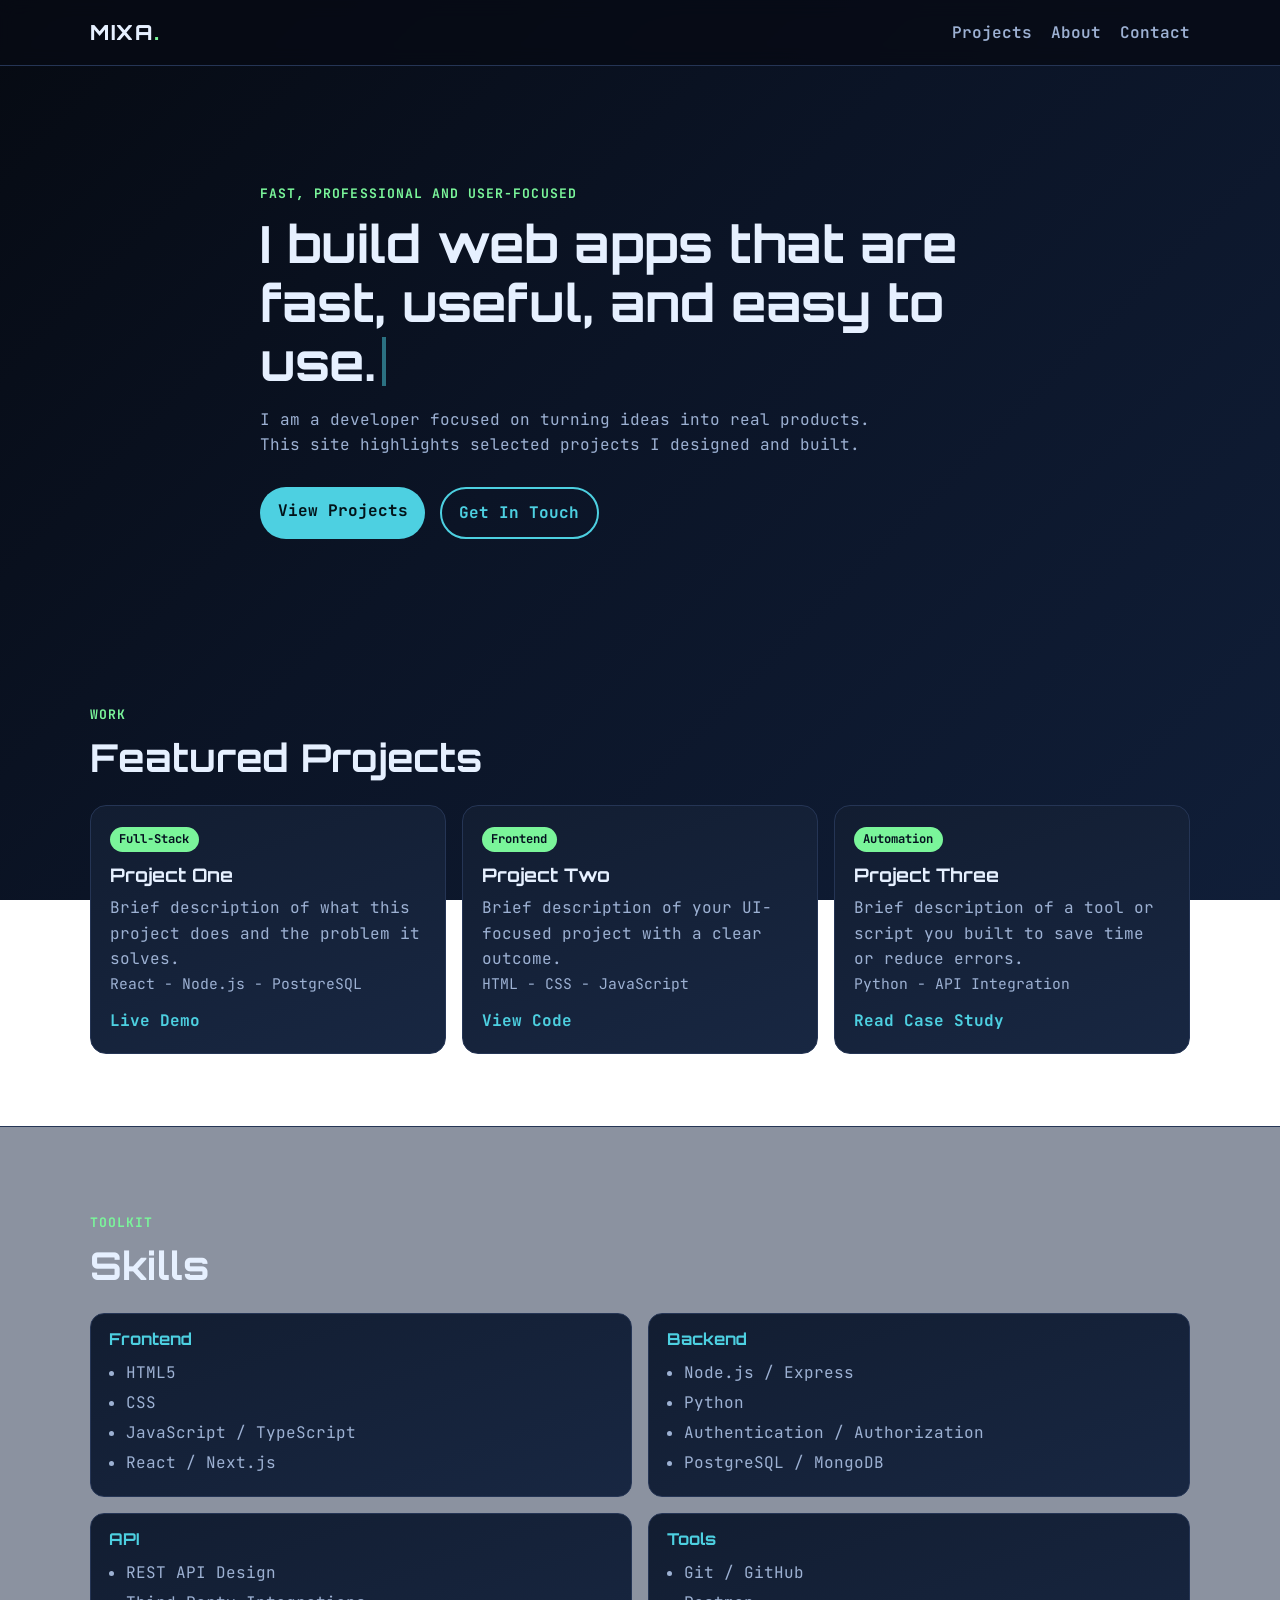
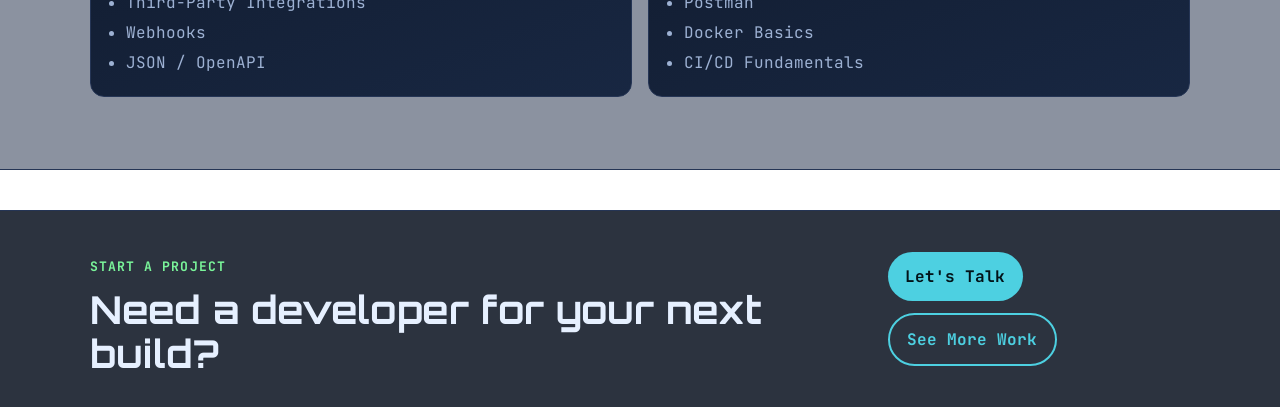
<file: index.html>
<!DOCTYPE html>
<html lang="en">
<head>
  <meta charset="UTF-8">
  <meta name="viewport" content="width=device-width, initial-scale=1.0">
  <title>MIXA | Portfolio</title>
  <meta name="description" content="Personal portfolio website showcasing projects and skills.">
  <link rel="preconnect" href="https://fonts.googleapis.com">
  <link rel="preconnect" href="https://fonts.gstatic.com" crossorigin>
  <link href="https://fonts.googleapis.com/css2?family=JetBrains+Mono:wght@400;600;700&family=Orbitron:wght@600;700;800&display=swap" rel="stylesheet">
  <link rel="stylesheet" href="style.css">
</head>
<body>
  <header class="site-header">
    <nav class="container nav">
      <a href="index.html" class="logo">MIXA<span>.</span></a>
      <ul class="nav-links">
        <li><a href="projects.html">Projects</a></li>
        <li><a href="about.html">About</a></li>
        <li><a href="contact.html">Contact</a></li>
      </ul>
    </nav>
  </header>

  <main>
    <section class="hero">
      <div class="container hero-content">
        <p class="eyebrow">Fast, Professional and User-Focused</p>
        <h1 class="typed-heading" data-text="I build web apps that are fast, useful, and easy to use."></h1>
        <p class="hero-text">
          I am a developer focused on turning ideas into real products.
          This site highlights selected projects I designed and built.
        </p>
        <div class="hero-actions">
          <a class="btn btn-primary" href="projects.html">View Projects</a>
          <a class="btn btn-outline" href="contact.html">Get In Touch</a>
        </div>
      </div>
    </section>

    <section class="section">
      <div class="container">
        <div class="section-heading">
          <p class="eyebrow">Work</p>
          <h2>Featured Projects</h2>
        </div>
        <div class="project-grid">
          <article class="project-card">
            <div class="project-tag">Full-Stack</div>
            <h3>Project One</h3>
            <p>Brief description of what this project does and the problem it solves.</p>
            <p class="project-stack">React - Node.js - PostgreSQL</p>
            <a href="#" class="project-link">Live Demo</a>
          </article>
          <article class="project-card">
            <div class="project-tag">Frontend</div>
            <h3>Project Two</h3>
            <p>Brief description of your UI-focused project with a clear outcome.</p>
            <p class="project-stack">HTML - CSS - JavaScript</p>
            <a href="#" class="project-link">View Code</a>
          </article>
          <article class="project-card">
            <div class="project-tag">Automation</div>
            <h3>Project Three</h3>
            <p>Brief description of a tool or script you built to save time or reduce errors.</p>
            <p class="project-stack">Python - API Integration</p>
            <a href="#" class="project-link">Read Case Study</a>
          </article>
        </div>
      </div>
    </section>

    <section class="section section-alt">
      <div class="container">
        <div class="section-heading">
          <p class="eyebrow">Toolkit</p>
          <h2>Skills</h2>
        </div>
        <div class="skills-groups">
          <article class="skill-group">
            <h3>Frontend</h3>
            <ul>
              <li>HTML5</li>
              <li>CSS</li>
              <li>JavaScript / TypeScript</li>
              <li>React / Next.js</li>
            </ul>
          </article>
          <article class="skill-group">
            <h3>Backend</h3>
            <ul>
              <li>Node.js / Express</li>
              <li>Python</li>
              <li>Authentication / Authorization</li>
              <li>PostgreSQL / MongoDB</li>
            </ul>
          </article>
          <article class="skill-group">
            <h3>API</h3>
            <ul>
              <li>REST API Design</li>
              <li>Third-Party Integrations</li>
              <li>Webhooks</li>
              <li>JSON / OpenAPI</li>
            </ul>
          </article>
          <article class="skill-group">
            <h3>Tools</h3>
            <ul>
              <li>Git / GitHub</li>
              <li>Postman</li>
              <li>Docker Basics</li>
              <li>CI/CD Fundamentals</li>
            </ul>
          </article>
        </div>
      </div>
    </section>
  </main>

  <footer class="site-footer">
    <div class="container footer-content">
      <div>
        <p class="eyebrow">Start A Project</p>
        <h2>Need a developer for your next build?</h2>
      </div>
      <div class="footer-actions">
        <a class="btn btn-primary" href="contact.html">Let's Talk</a>
        <a class="btn btn-outline" href="projects.html">See More Work</a>
      </div>
    </div>
  </footer>

  <script src="script.js"></script>
</body>
</html>
</file>
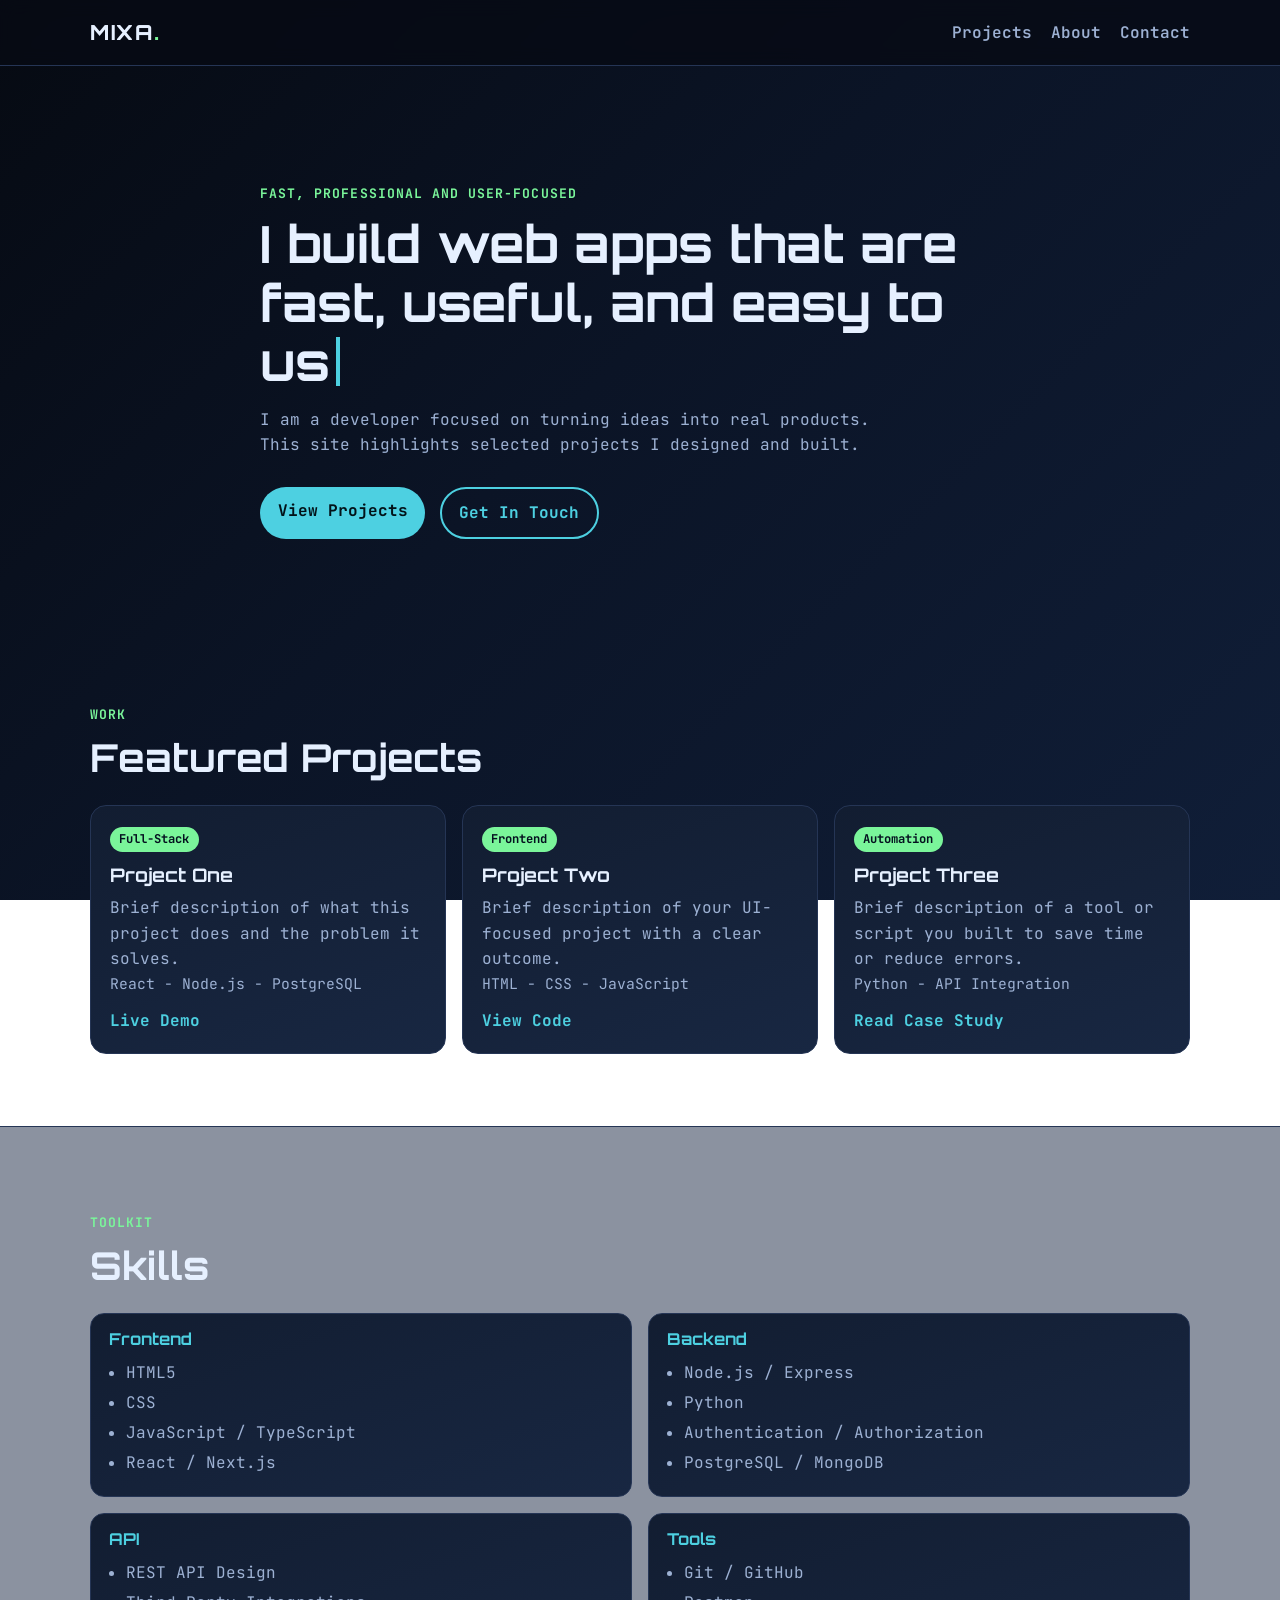
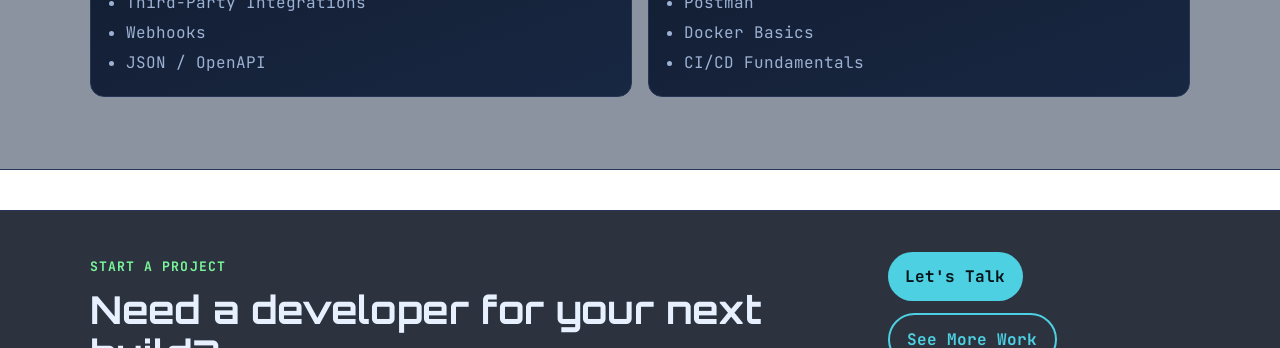
<file: pages/index.html>
<!DOCTYPE html>
<html lang="en">
<head>
  <meta charset="UTF-8">
  <meta name="viewport" content="width=device-width, initial-scale=1.0">
  <title>MIXA | Portfolio</title>
  <meta name="description" content="Personal portfolio website showcasing projects and skills.">
  <link rel="preconnect" href="https://fonts.googleapis.com">
  <link rel="preconnect" href="https://fonts.gstatic.com" crossorigin>
  <link href="https://fonts.googleapis.com/css2?family=JetBrains+Mono:wght@400;600;700&family=Orbitron:wght@600;700;800&display=swap" rel="stylesheet">
  <link rel="stylesheet" href="../style.css">
</head>
<body>
  <header class="site-header">
    <nav class="container nav">
      <a href="index.html" class="logo">MIXA<span>.</span></a>
      <ul class="nav-links">
        <li><a href="projects.html">Projects</a></li>
        <li><a href="about.html">About</a></li>
        <li><a href="contact.html">Contact</a></li>
      </ul>
    </nav>
  </header>

  <main>
    <section class="hero">
      <div class="container hero-content">
        <p class="eyebrow">Fast, Professional and User-Focused</p>
        <h1 class="typed-heading" data-text="I build web apps that are fast, useful, and easy to use."></h1>
        <p class="hero-text">
          I am a developer focused on turning ideas into real products.
          This site highlights selected projects I designed and built.
        </p>
        <div class="hero-actions">
          <a class="btn btn-primary" href="projects.html">View Projects</a>
          <a class="btn btn-outline" href="contact.html">Get In Touch</a>
        </div>
      </div>
    </section>

    <section class="section">
      <div class="container">
        <div class="section-heading">
          <p class="eyebrow">Work</p>
          <h2>Featured Projects</h2>
        </div>
        <div class="project-grid">
          <article class="project-card">
            <div class="project-tag">Full-Stack</div>
            <h3>Project One</h3>
            <p>Brief description of what this project does and the problem it solves.</p>
            <p class="project-stack">React - Node.js - PostgreSQL</p>
            <a href="#" class="project-link">Live Demo</a>
          </article>
          <article class="project-card">
            <div class="project-tag">Frontend</div>
            <h3>Project Two</h3>
            <p>Brief description of your UI-focused project with a clear outcome.</p>
            <p class="project-stack">HTML - CSS - JavaScript</p>
            <a href="#" class="project-link">View Code</a>
          </article>
          <article class="project-card">
            <div class="project-tag">Automation</div>
            <h3>Project Three</h3>
            <p>Brief description of a tool or script you built to save time or reduce errors.</p>
            <p class="project-stack">Python - API Integration</p>
            <a href="#" class="project-link">Read Case Study</a>
          </article>
        </div>
      </div>
    </section>

    <section class="section section-alt">
      <div class="container">
        <div class="section-heading">
          <p class="eyebrow">Toolkit</p>
          <h2>Skills</h2>
        </div>
        <div class="skills-groups">
          <article class="skill-group">
            <h3>Frontend</h3>
            <ul>
              <li>HTML5</li>
              <li>CSS</li>
              <li>JavaScript / TypeScript</li>
              <li>React / Next.js</li>
            </ul>
          </article>
          <article class="skill-group">
            <h3>Backend</h3>
            <ul>
              <li>Node.js / Express</li>
              <li>Python</li>
              <li>Authentication / Authorization</li>
              <li>PostgreSQL / MongoDB</li>
            </ul>
          </article>
          <article class="skill-group">
            <h3>API</h3>
            <ul>
              <li>REST API Design</li>
              <li>Third-Party Integrations</li>
              <li>Webhooks</li>
              <li>JSON / OpenAPI</li>
            </ul>
          </article>
          <article class="skill-group">
            <h3>Tools</h3>
            <ul>
              <li>Git / GitHub</li>
              <li>Postman</li>
              <li>Docker Basics</li>
              <li>CI/CD Fundamentals</li>
            </ul>
          </article>
        </div>
      </div>
    </section>
  </main>

  <footer class="site-footer">
    <div class="container footer-content">
      <div>
        <p class="eyebrow">Start A Project</p>
        <h2>Need a developer for your next build?</h2>
      </div>
      <div class="footer-actions">
        <a class="btn btn-primary" href="contact.html">Let's Talk</a>
        <a class="btn btn-outline" href="projects.html">See More Work</a>
      </div>
    </div>
  </footer>

  <script src="../script.js"></script>
</body>
</html>
</file>
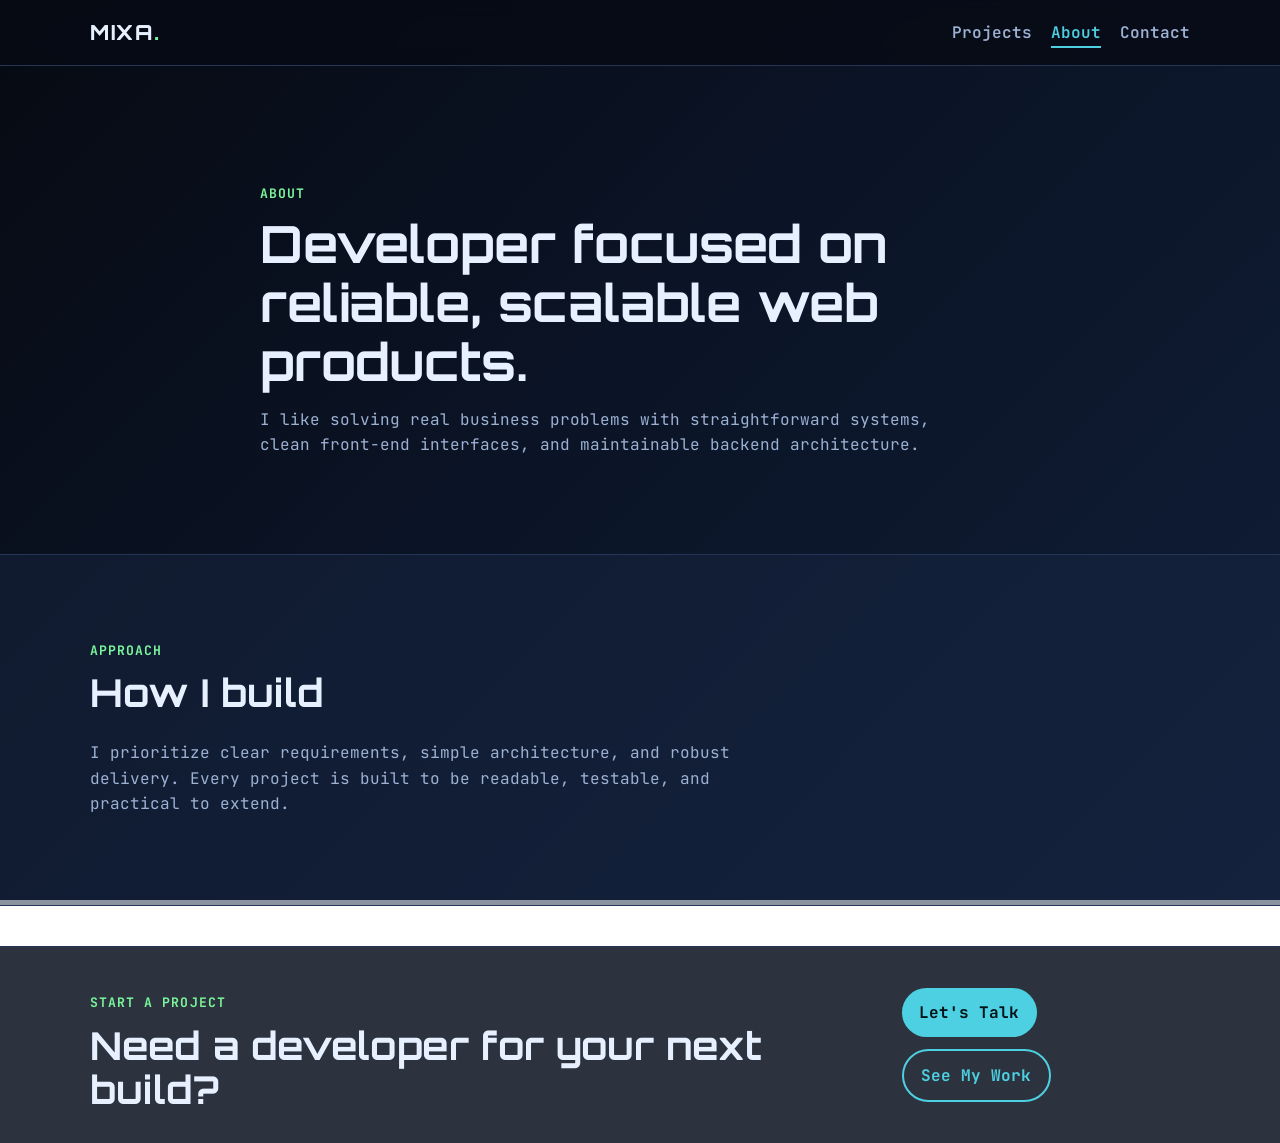
<file: about.html>
<!DOCTYPE html>
<html lang="en">
<head>
  <meta charset="UTF-8">
  <meta name="viewport" content="width=device-width, initial-scale=1.0">
  <title>MIXA | About</title>
  <meta name="description" content="About MIXA.">
  <link rel="preconnect" href="https://fonts.googleapis.com">
  <link rel="preconnect" href="https://fonts.gstatic.com" crossorigin>
  <link href="https://fonts.googleapis.com/css2?family=JetBrains+Mono:wght@400;600;700&family=Orbitron:wght@600;700;800&display=swap" rel="stylesheet">
  <link rel="stylesheet" href="style.css">
</head>
<body class="page-body">
  <header class="site-header">
    <nav class="container nav">
      <a href="index.html" class="logo">MIXA<span>.</span></a>
      <ul class="nav-links">
        <li><a href="projects.html">Projects</a></li>
        <li><a class="active" href="about.html">About</a></li>
        <li><a href="contact.html">Contact</a></li>
      </ul>
    </nav>
  </header>

  <main>
    <section class="page-hero">
      <div class="container page-hero-content">
        <p class="eyebrow">About</p>
        <h1>Developer focused on reliable, scalable web products.</h1>
        <p class="page-copy">I like solving real business problems with straightforward systems, clean front-end interfaces, and maintainable backend architecture.</p>
      </div>
    </section>

    <section class="section section-alt">
      <div class="container">
        <div class="section-heading">
          <p class="eyebrow">Approach</p>
          <h2>How I build</h2>
        </div>
        <p class="page-copy">I prioritize clear requirements, simple architecture, and robust delivery. Every project is built to be readable, testable, and practical to extend.</p>
      </div>
    </section>
  </main>

  <footer class="site-footer">
    <div class="container footer-content">
      <div>
        <p class="eyebrow">Start A Project</p>
        <h2>Need a developer for your next build?</h2>
      </div>
      <div class="footer-actions">
        <a class="btn btn-primary" href="contact.html">Let's Talk</a>
        <a class="btn btn-outline" href="projects.html">See My Work</a>
      </div>
    </div>
  </footer>

  <script src="script.js"></script>
</body>
</html>
</file>
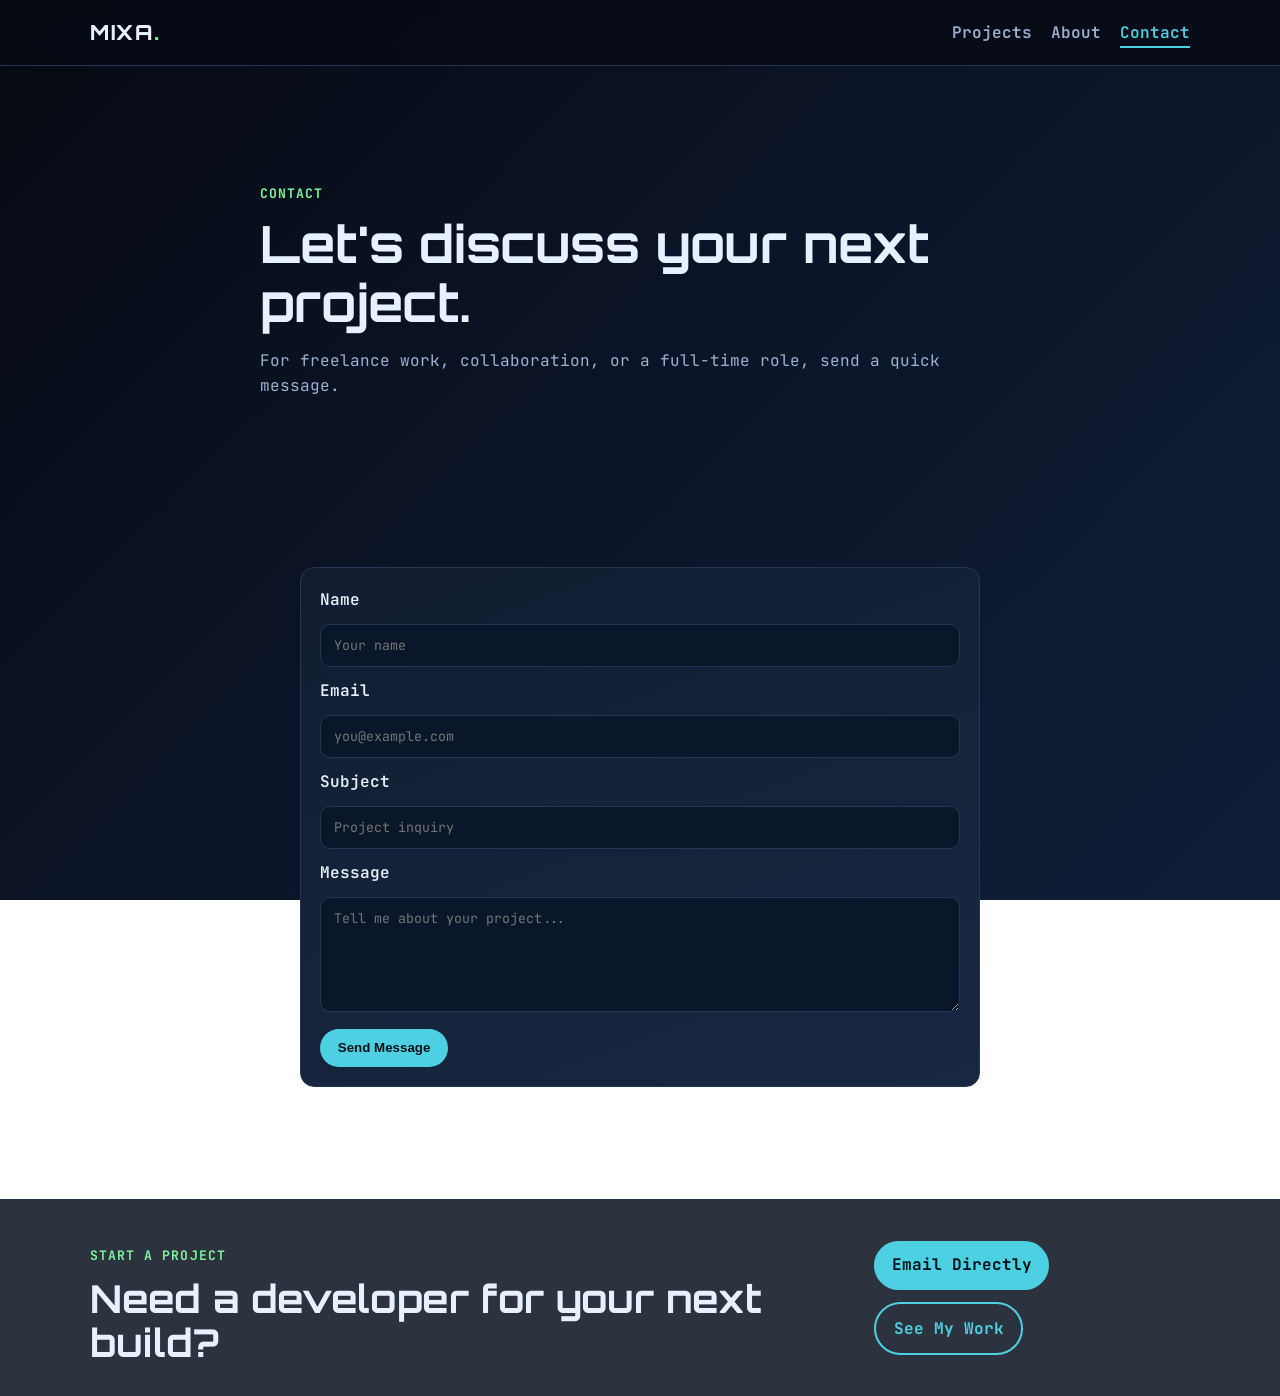
<file: contact.html>
<!DOCTYPE html>
<html lang="en">
<head>
  <meta charset="UTF-8">
  <meta name="viewport" content="width=device-width, initial-scale=1.0">
  <title>MIXA | Contact</title>
  <meta name="description" content="Contact MIXA.">
  <link rel="preconnect" href="https://fonts.googleapis.com">
  <link rel="preconnect" href="https://fonts.gstatic.com" crossorigin>
  <link href="https://fonts.googleapis.com/css2?family=JetBrains+Mono:wght@400;600;700&family=Orbitron:wght@600;700;800&display=swap" rel="stylesheet">
  <link rel="stylesheet" href="style.css">
</head>
<body class="page-body">
  <header class="site-header">
    <nav class="container nav">
      <a href="index.html" class="logo">MIXA<span>.</span></a>
      <ul class="nav-links">
        <li><a href="projects.html">Projects</a></li>
        <li><a href="about.html">About</a></li>
        <li><a class="active" href="contact.html">Contact</a></li>
      </ul>
    </nav>
  </header>

  <main>
    <section class="page-hero">
      <div class="container page-hero-content">
        <p class="eyebrow">Contact</p>
        <h1>Let's discuss your next project.</h1>
        <p class="page-copy">For freelance work, collaboration, or a full-time role, send a quick message.</p>
      </div>
    </section>

    <section class="section">
      <div class="container">
        <form class="contact-form" action="#" method="post">
          <label for="name">Name</label>
          <input id="name" name="name" type="text" placeholder="Your name" required>

          <label for="email">Email</label>
          <input id="email" name="email" type="email" placeholder="you@example.com" required>

          <label for="subject">Subject</label>
          <input id="subject" name="subject" type="text" placeholder="Project inquiry" required>

          <label for="message">Message</label>
          <textarea id="message" name="message" rows="5" placeholder="Tell me about your project..." required></textarea>

          <button class="btn btn-primary" type="submit">Send Message</button>
        </form>
      </div>
    </section>
  </main>

  <footer class="site-footer">
    <div class="container footer-content">
      <div>
        <p class="eyebrow">Start A Project</p>
        <h2>Need a developer for your next build?</h2>
      </div>
      <div class="footer-actions">
        <a class="btn btn-primary" href="mailto:you@example.com">Email Directly</a>
        <a class="btn btn-outline" href="projects.html">See My Work</a>
      </div>
    </div>
  </footer>

  <script src="script.js"></script>
</body>
</html>
</file>
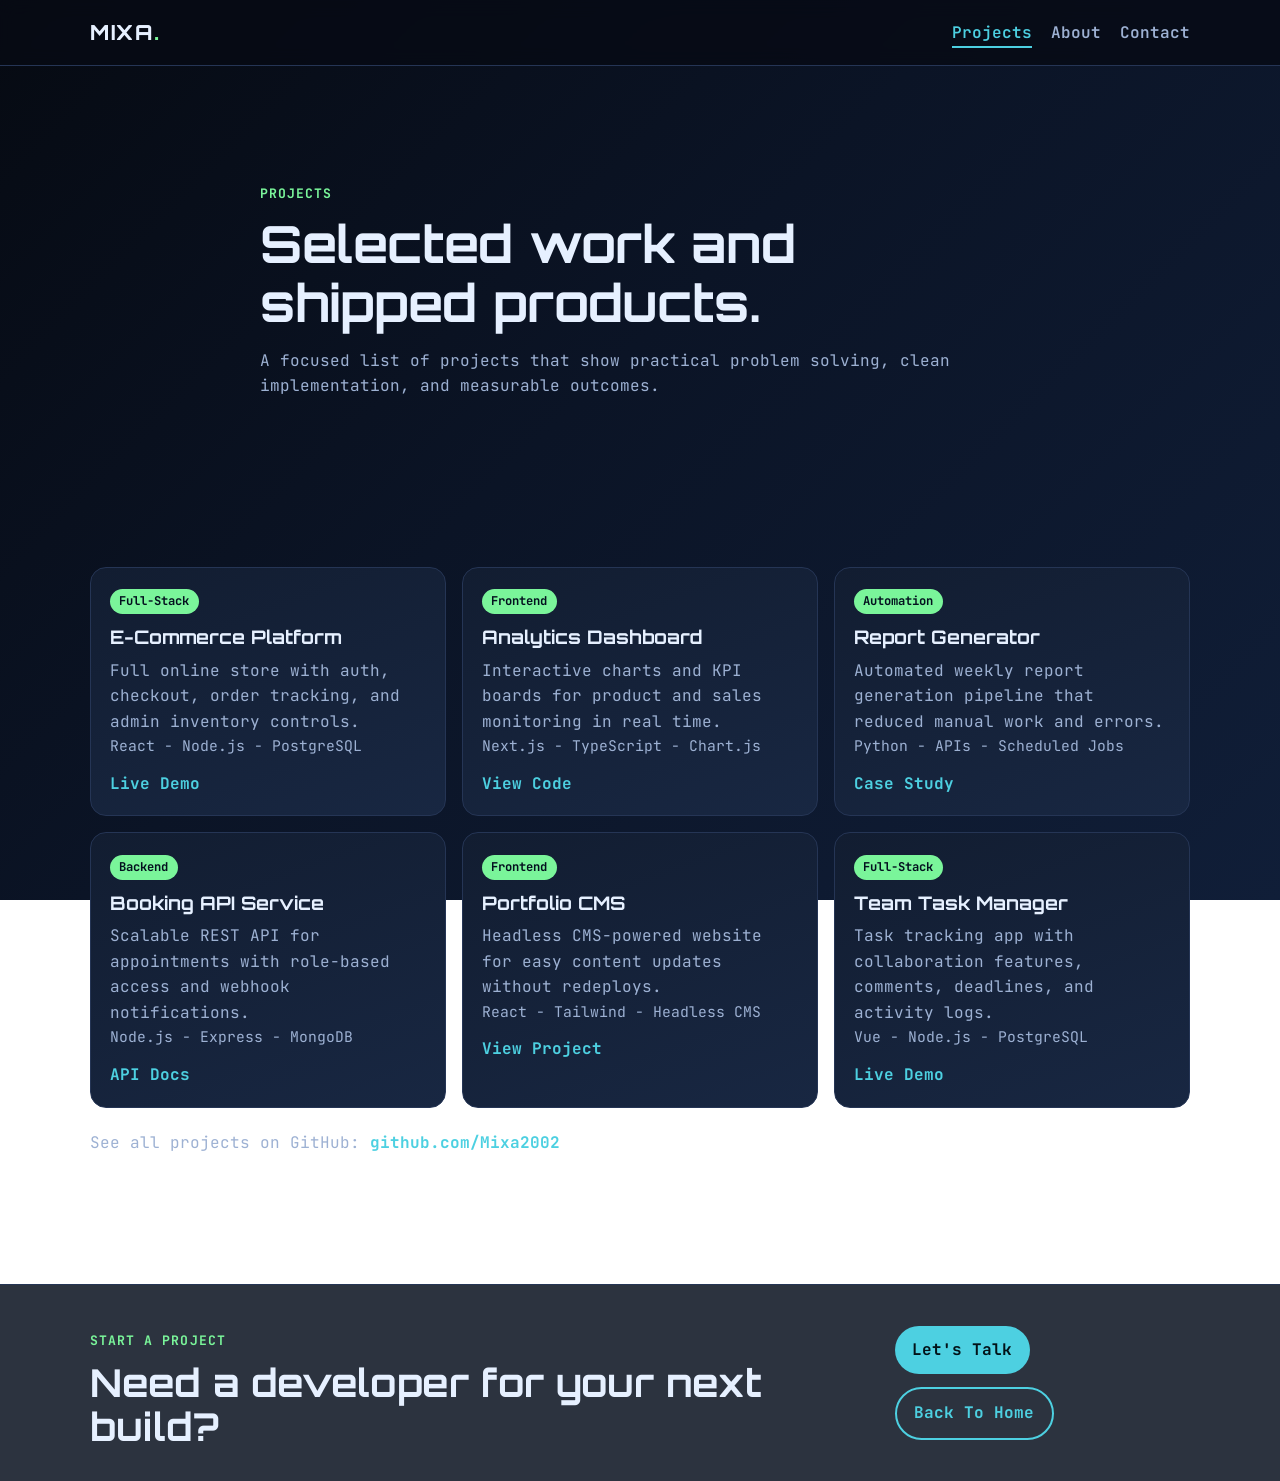
<file: projects.html>
<!DOCTYPE html>
<html lang="en">
<head>
  <meta charset="UTF-8">
  <meta name="viewport" content="width=device-width, initial-scale=1.0">
  <title>MIXA | Projects</title>
  <meta name="description" content="Projects by MIXA.">
  <link rel="preconnect" href="https://fonts.googleapis.com">
  <link rel="preconnect" href="https://fonts.gstatic.com" crossorigin>
  <link href="https://fonts.googleapis.com/css2?family=JetBrains+Mono:wght@400;600;700&family=Orbitron:wght@600;700;800&display=swap" rel="stylesheet">
  <link rel="stylesheet" href="style.css">
</head>
<body class="page-body">
  <header class="site-header">
    <nav class="container nav">
      <a href="index.html" class="logo">MIXA<span>.</span></a>
      <ul class="nav-links">
        <li><a class="active" href="projects.html">Projects</a></li>
        <li><a href="about.html">About</a></li>
        <li><a href="contact.html">Contact</a></li>
      </ul>
    </nav>
  </header>

  <main>
    <section class="page-hero">
      <div class="container page-hero-content">
        <p class="eyebrow">Projects</p>
        <h1>Selected work and shipped products.</h1>
        <p class="page-copy">A focused list of projects that show practical problem solving, clean implementation, and measurable outcomes.</p>
      </div>
    </section>

    <section class="section">
      <div class="container">
        <div class="project-grid">
          <article class="project-card">
            <div class="project-tag">Full-Stack</div>
            <h3>E-Commerce Platform</h3>
            <p>Full online store with auth, checkout, order tracking, and admin inventory controls.</p>
            <p class="project-stack">React - Node.js - PostgreSQL</p>
            <a href="#" class="project-link">Live Demo</a>
          </article>
          <article class="project-card">
            <div class="project-tag">Frontend</div>
            <h3>Analytics Dashboard</h3>
            <p>Interactive charts and KPI boards for product and sales monitoring in real time.</p>
            <p class="project-stack">Next.js - TypeScript - Chart.js</p>
            <a href="#" class="project-link">View Code</a>
          </article>
          <article class="project-card">
            <div class="project-tag">Automation</div>
            <h3>Report Generator</h3>
            <p>Automated weekly report generation pipeline that reduced manual work and errors.</p>
            <p class="project-stack">Python - APIs - Scheduled Jobs</p>
            <a href="#" class="project-link">Case Study</a>
          </article>
          <article class="project-card">
            <div class="project-tag">Backend</div>
            <h3>Booking API Service</h3>
            <p>Scalable REST API for appointments with role-based access and webhook notifications.</p>
            <p class="project-stack">Node.js - Express - MongoDB</p>
            <a href="#" class="project-link">API Docs</a>
          </article>
          <article class="project-card">
            <div class="project-tag">Frontend</div>
            <h3>Portfolio CMS</h3>
            <p>Headless CMS-powered website for easy content updates without redeploys.</p>
            <p class="project-stack">React - Tailwind - Headless CMS</p>
            <a href="#" class="project-link">View Project</a>
          </article>
          <article class="project-card">
            <div class="project-tag">Full-Stack</div>
            <h3>Team Task Manager</h3>
            <p>Task tracking app with collaboration features, comments, deadlines, and activity logs.</p>
            <p class="project-stack">Vue - Node.js - PostgreSQL</p>
            <a href="#" class="project-link">Live Demo</a>
          </article>
        </div>
        <p class="projects-repo-link">
          See all projects on GitHub:
          <a href="https://github.com/Mixa2002" target="_blank" rel="noopener noreferrer">github.com/Mixa2002</a>
        </p>
      </div>
    </section>
  </main>

  <footer class="site-footer">
    <div class="container footer-content">
      <div>
        <p class="eyebrow">Start A Project</p>
        <h2>Need a developer for your next build?</h2>
      </div>
      <div class="footer-actions">
        <a class="btn btn-primary" href="contact.html">Let's Talk</a>
        <a class="btn btn-outline" href="index.html">Back To Home</a>
      </div>
    </div>
  </footer>

  <script src="script.js"></script>
</body>
</html>
</file>
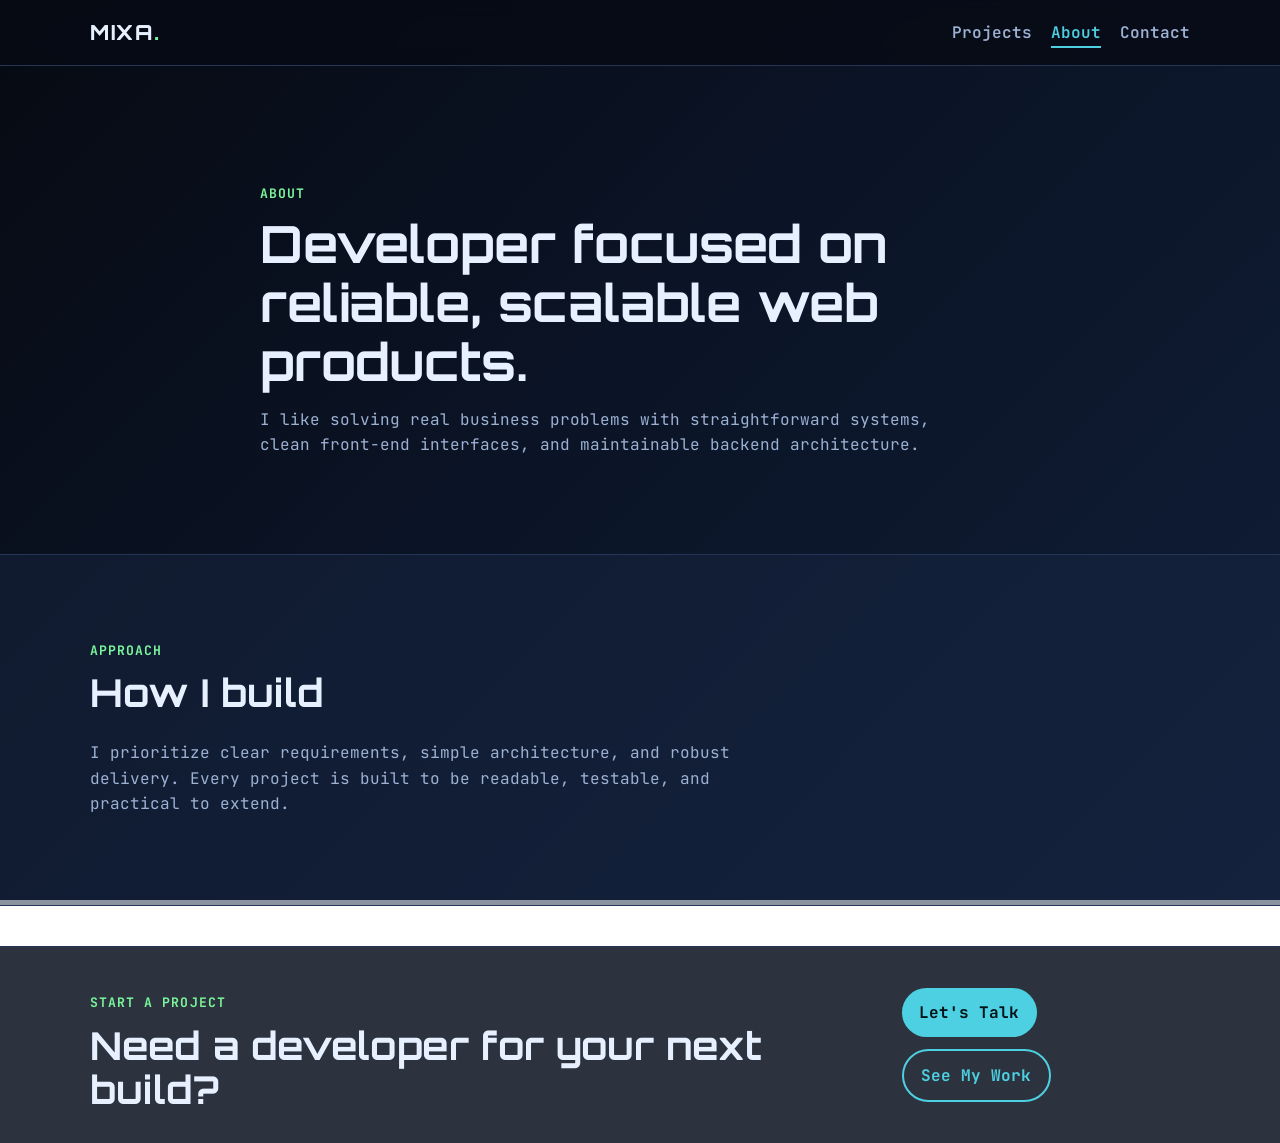
<file: pages/about.html>
<!DOCTYPE html>
<html lang="en">
<head>
  <meta charset="UTF-8">
  <meta name="viewport" content="width=device-width, initial-scale=1.0">
  <title>MIXA | About</title>
  <meta name="description" content="About MIXA.">
  <link rel="preconnect" href="https://fonts.googleapis.com">
  <link rel="preconnect" href="https://fonts.gstatic.com" crossorigin>
  <link href="https://fonts.googleapis.com/css2?family=JetBrains+Mono:wght@400;600;700&family=Orbitron:wght@600;700;800&display=swap" rel="stylesheet">
  <link rel="stylesheet" href="../style.css">
</head>
<body class="page-body">
  <header class="site-header">
    <nav class="container nav">
      <a href="index.html" class="logo">MIXA<span>.</span></a>
      <ul class="nav-links">
        <li><a href="projects.html">Projects</a></li>
        <li><a class="active" href="about.html">About</a></li>
        <li><a href="contact.html">Contact</a></li>
      </ul>
    </nav>
  </header>

  <main>
    <section class="page-hero">
      <div class="container page-hero-content">
        <p class="eyebrow">About</p>
        <h1>Developer focused on reliable, scalable web products.</h1>
        <p class="page-copy">I like solving real business problems with straightforward systems, clean front-end interfaces, and maintainable backend architecture.</p>
      </div>
    </section>

    <section class="section section-alt">
      <div class="container">
        <div class="section-heading">
          <p class="eyebrow">Approach</p>
          <h2>How I build</h2>
        </div>
        <p class="page-copy">I prioritize clear requirements, simple architecture, and robust delivery. Every project is built to be readable, testable, and practical to extend.</p>
      </div>
    </section>
  </main>

  <footer class="site-footer">
    <div class="container footer-content">
      <div>
        <p class="eyebrow">Start A Project</p>
        <h2>Need a developer for your next build?</h2>
      </div>
      <div class="footer-actions">
        <a class="btn btn-primary" href="contact.html">Let's Talk</a>
        <a class="btn btn-outline" href="projects.html">See My Work</a>
      </div>
    </div>
  </footer>

  <script src="../script.js"></script>
</body>
</html>
</file>
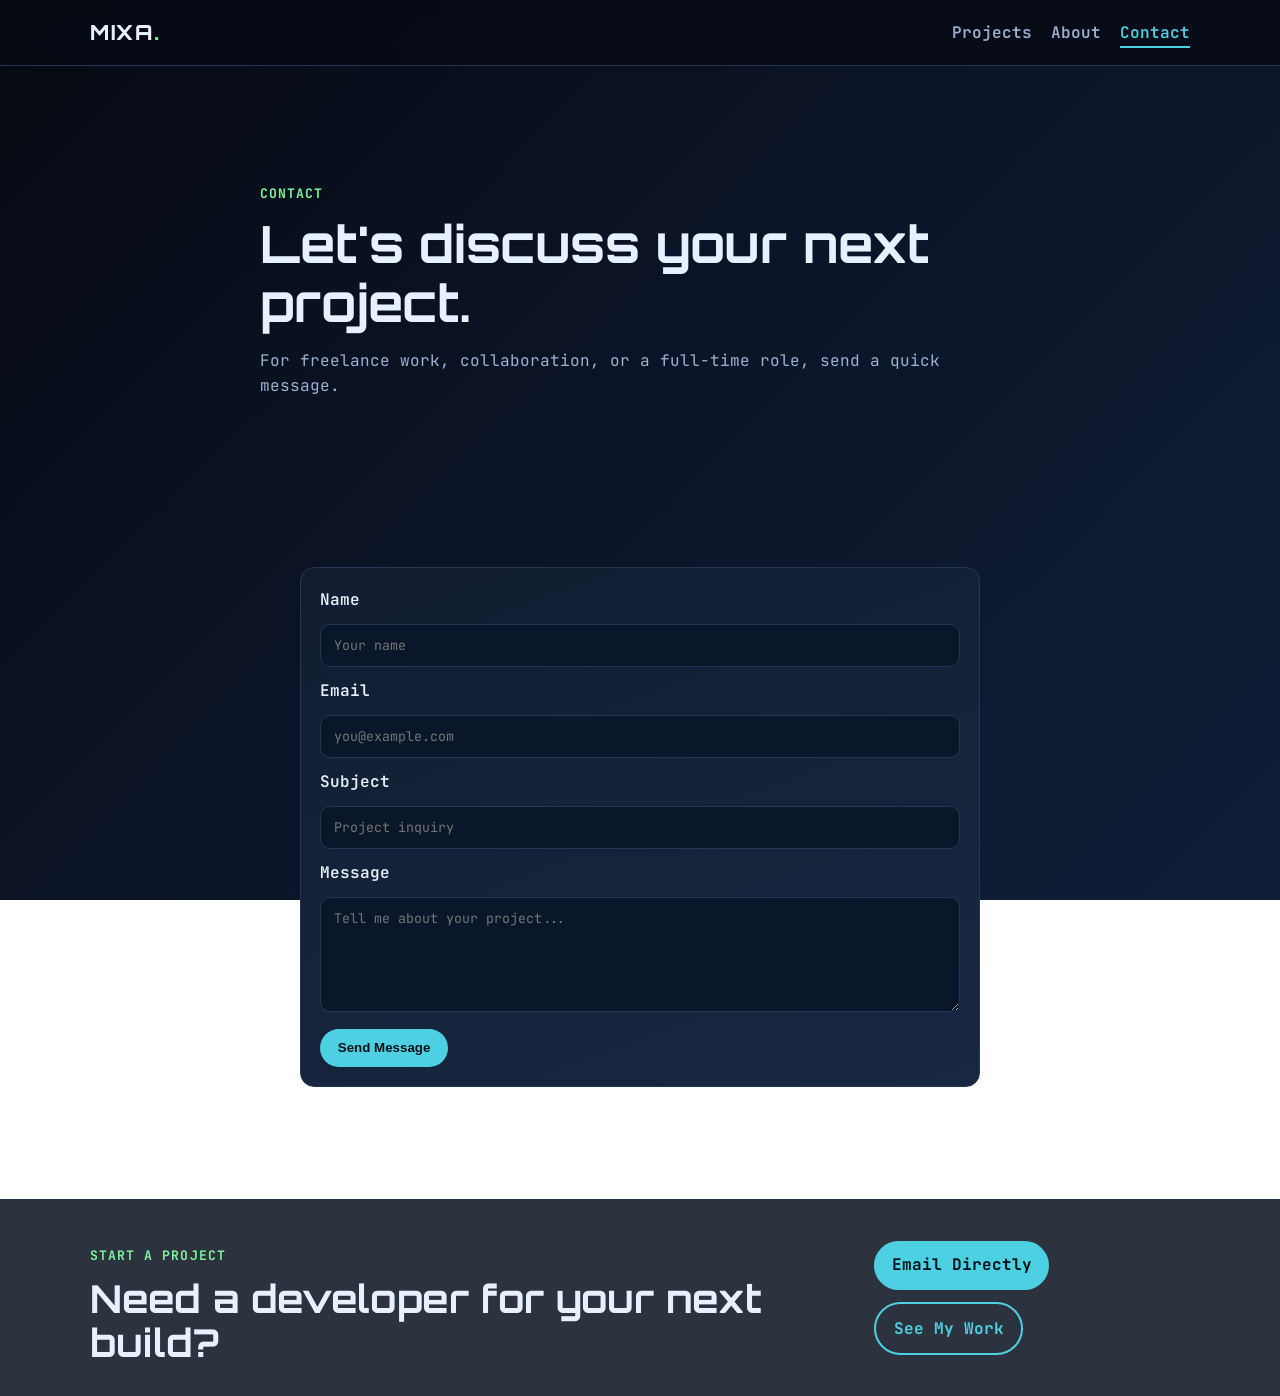
<file: pages/contact.html>
<!DOCTYPE html>
<html lang="en">
<head>
  <meta charset="UTF-8">
  <meta name="viewport" content="width=device-width, initial-scale=1.0">
  <title>MIXA | Contact</title>
  <meta name="description" content="Contact MIXA.">
  <link rel="preconnect" href="https://fonts.googleapis.com">
  <link rel="preconnect" href="https://fonts.gstatic.com" crossorigin>
  <link href="https://fonts.googleapis.com/css2?family=JetBrains+Mono:wght@400;600;700&family=Orbitron:wght@600;700;800&display=swap" rel="stylesheet">
  <link rel="stylesheet" href="../style.css">
</head>
<body class="page-body">
  <header class="site-header">
    <nav class="container nav">
      <a href="index.html" class="logo">MIXA<span>.</span></a>
      <ul class="nav-links">
        <li><a href="projects.html">Projects</a></li>
        <li><a href="about.html">About</a></li>
        <li><a class="active" href="contact.html">Contact</a></li>
      </ul>
    </nav>
  </header>

  <main>
    <section class="page-hero">
      <div class="container page-hero-content">
        <p class="eyebrow">Contact</p>
        <h1>Let's discuss your next project.</h1>
        <p class="page-copy">For freelance work, collaboration, or a full-time role, send a quick message.</p>
      </div>
    </section>

    <section class="section">
      <div class="container">
        <form class="contact-form" action="#" method="post">
          <label for="name">Name</label>
          <input id="name" name="name" type="text" placeholder="Your name" required>

          <label for="email">Email</label>
          <input id="email" name="email" type="email" placeholder="you@example.com" required>

          <label for="subject">Subject</label>
          <input id="subject" name="subject" type="text" placeholder="Project inquiry" required>

          <label for="message">Message</label>
          <textarea id="message" name="message" rows="5" placeholder="Tell me about your project..." required></textarea>

          <button class="btn btn-primary" type="submit">Send Message</button>
        </form>
      </div>
    </section>
  </main>

  <footer class="site-footer">
    <div class="container footer-content">
      <div>
        <p class="eyebrow">Start A Project</p>
        <h2>Need a developer for your next build?</h2>
      </div>
      <div class="footer-actions">
        <a class="btn btn-primary" href="mailto:you@example.com">Email Directly</a>
        <a class="btn btn-outline" href="projects.html">See My Work</a>
      </div>
    </div>
  </footer>

  <script src="../script.js"></script>
</body>
</html>
</file>
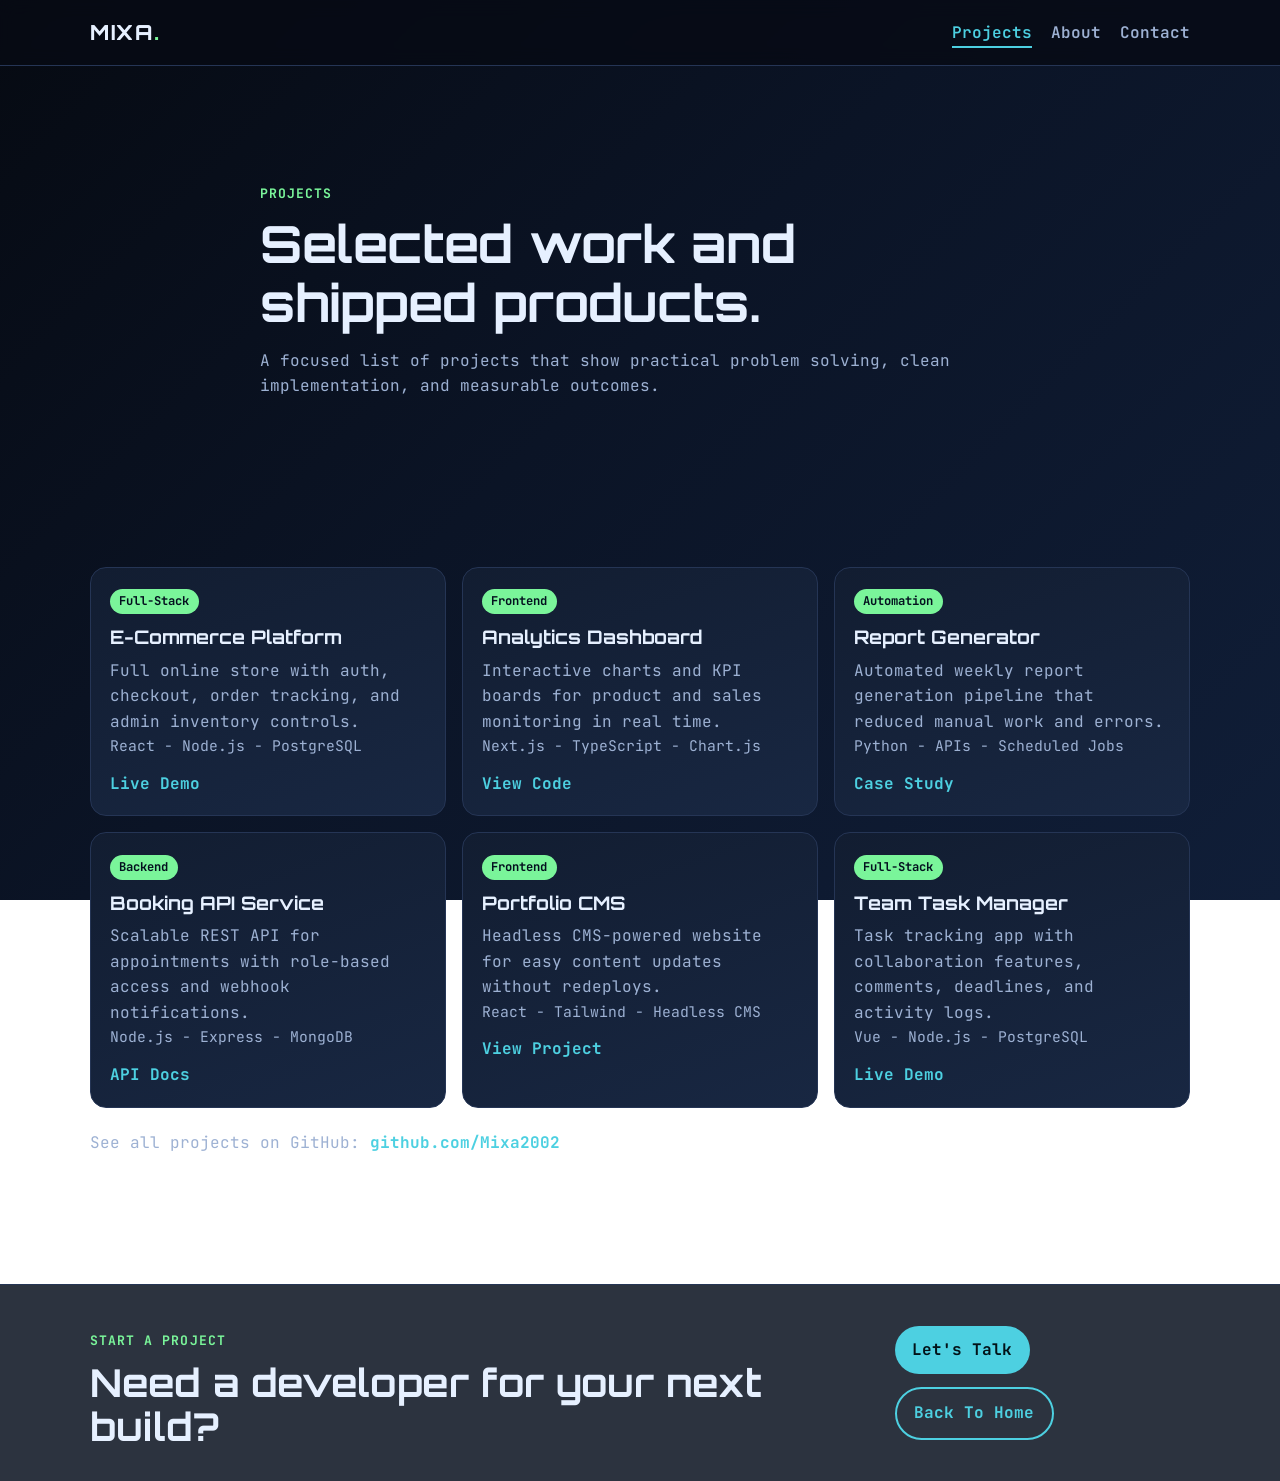
<file: pages/projects.html>
<!DOCTYPE html>
<html lang="en">
<head>
  <meta charset="UTF-8">
  <meta name="viewport" content="width=device-width, initial-scale=1.0">
  <title>MIXA | Projects</title>
  <meta name="description" content="Projects by MIXA.">
  <link rel="preconnect" href="https://fonts.googleapis.com">
  <link rel="preconnect" href="https://fonts.gstatic.com" crossorigin>
  <link href="https://fonts.googleapis.com/css2?family=JetBrains+Mono:wght@400;600;700&family=Orbitron:wght@600;700;800&display=swap" rel="stylesheet">
  <link rel="stylesheet" href="../style.css">
</head>
<body class="page-body">
  <header class="site-header">
    <nav class="container nav">
      <a href="index.html" class="logo">MIXA<span>.</span></a>
      <ul class="nav-links">
        <li><a class="active" href="projects.html">Projects</a></li>
        <li><a href="about.html">About</a></li>
        <li><a href="contact.html">Contact</a></li>
      </ul>
    </nav>
  </header>

  <main>
    <section class="page-hero">
      <div class="container page-hero-content">
        <p class="eyebrow">Projects</p>
        <h1>Selected work and shipped products.</h1>
        <p class="page-copy">A focused list of projects that show practical problem solving, clean implementation, and measurable outcomes.</p>
      </div>
    </section>

    <section class="section">
      <div class="container">
        <div class="project-grid">
          <article class="project-card">
            <div class="project-tag">Full-Stack</div>
            <h3>E-Commerce Platform</h3>
            <p>Full online store with auth, checkout, order tracking, and admin inventory controls.</p>
            <p class="project-stack">React - Node.js - PostgreSQL</p>
            <a href="#" class="project-link">Live Demo</a>
          </article>
          <article class="project-card">
            <div class="project-tag">Frontend</div>
            <h3>Analytics Dashboard</h3>
            <p>Interactive charts and KPI boards for product and sales monitoring in real time.</p>
            <p class="project-stack">Next.js - TypeScript - Chart.js</p>
            <a href="#" class="project-link">View Code</a>
          </article>
          <article class="project-card">
            <div class="project-tag">Automation</div>
            <h3>Report Generator</h3>
            <p>Automated weekly report generation pipeline that reduced manual work and errors.</p>
            <p class="project-stack">Python - APIs - Scheduled Jobs</p>
            <a href="#" class="project-link">Case Study</a>
          </article>
          <article class="project-card">
            <div class="project-tag">Backend</div>
            <h3>Booking API Service</h3>
            <p>Scalable REST API for appointments with role-based access and webhook notifications.</p>
            <p class="project-stack">Node.js - Express - MongoDB</p>
            <a href="#" class="project-link">API Docs</a>
          </article>
          <article class="project-card">
            <div class="project-tag">Frontend</div>
            <h3>Portfolio CMS</h3>
            <p>Headless CMS-powered website for easy content updates without redeploys.</p>
            <p class="project-stack">React - Tailwind - Headless CMS</p>
            <a href="#" class="project-link">View Project</a>
          </article>
          <article class="project-card">
            <div class="project-tag">Full-Stack</div>
            <h3>Team Task Manager</h3>
            <p>Task tracking app with collaboration features, comments, deadlines, and activity logs.</p>
            <p class="project-stack">Vue - Node.js - PostgreSQL</p>
            <a href="#" class="project-link">Live Demo</a>
          </article>
        </div>
        <p class="projects-repo-link">
          See all projects on GitHub:
          <a href="https://github.com/Mixa2002" target="_blank" rel="noopener noreferrer">github.com/Mixa2002</a>
        </p>
      </div>
    </section>
  </main>

  <footer class="site-footer">
    <div class="container footer-content">
      <div>
        <p class="eyebrow">Start A Project</p>
        <h2>Need a developer for your next build?</h2>
      </div>
      <div class="footer-actions">
        <a class="btn btn-primary" href="contact.html">Let's Talk</a>
        <a class="btn btn-outline" href="index.html">Back To Home</a>
      </div>
    </div>
  </footer>

  <script src="../script.js"></script>
</body>
</html>
</file>
<file: style.css>
:root {
  --bg: #070b14;
  --bg-soft: #0e1626;
  --surface: #121d31;
  --surface-2: #182742;
  --text: #e6f0ff;
  --muted: #9db1d3;
  --primary: #4dd0e1;
  --primary-dark: #2ea7bc;
  --accent: #7af59a;
  --border: #253555;
}

* {
  box-sizing: border-box;
}

html {
  scroll-behavior: smooth;
}

body {
  margin: 0;
  font-family: "JetBrains Mono", monospace;
  color: var(--text);
  background:
    linear-gradient(135deg, #060a12 0%, #0b1426 45%, #101e38 100%);
  background-attachment: fixed;
  line-height: 1.6;
}

.container {
  width: min(1100px, 92vw);
  margin: 0 auto;
}

.site-header {
  position: sticky;
  top: 0;
  z-index: 20;
  backdrop-filter: blur(9px);
  background: rgba(7, 11, 20, 0.8);
  border-bottom: 1px solid var(--border);
}

.nav {
  display: flex;
  align-items: center;
  justify-content: space-between;
  padding: 1rem 0;
}

.logo {
  text-decoration: none;
  color: var(--text);
  font-family: "Orbitron", sans-serif;
  font-size: 1.3rem;
  font-weight: 800;
  letter-spacing: 0.08em;
}

.logo span {
  color: var(--accent);
}

.nav-links {
  list-style: none;
  display: flex;
  gap: 1.2rem;
  padding: 0;
  margin: 0;
}

.nav-links a {
  text-decoration: none;
  color: var(--muted);
  font-weight: 600;
  border-bottom: 2px solid transparent;
  padding-bottom: 0.2rem;
  transition: color 180ms ease, border-color 180ms ease;
}

.nav-links a:hover,
.nav-links a.active {
  color: var(--primary);
  border-color: var(--primary);
}

.hero,
.page-hero {
  position: relative;
  overflow: hidden;
  padding: 6.5rem 0 5rem;
}

.hero-content,
.page-hero-content {
  position: relative;
  z-index: 2;
  max-width: 760px;
}

.eyebrow {
  display: inline-block;
  margin-bottom: 0.6rem;
  color: var(--accent);
  font-size: 0.82rem;
  text-transform: uppercase;
  letter-spacing: 0.08em;
  font-weight: 700;
}

h1,
h2,
h3 {
  margin: 0;
  line-height: 1.15;
  font-family: "Orbitron", sans-serif;
}

h1 {
  font-size: clamp(2rem, 4vw, 3.8rem);
  margin-bottom: 1rem;
}

h2 {
  font-size: clamp(1.5rem, 3vw, 2.5rem);
}

.typed-heading::after {
  content: "";
  display: inline-block;
  width: 0.08em;
  height: 0.95em;
  margin-left: 0.12em;
  background: var(--primary);
  animation: blink 0.9s steps(1, end) infinite;
  vertical-align: -0.1em;
}

.typed-heading.done::after {
  animation: none;
  opacity: 0.5;
}

@keyframes blink {
  50% {
    opacity: 0;
  }
}

.hero-text {
  max-width: 62ch;
  color: var(--muted);
}

.hero-actions {
  margin-top: 1.8rem;
  display: flex;
  gap: 0.9rem;
  flex-wrap: wrap;
}

.btn {
  display: inline-block;
  text-decoration: none;
  border-radius: 999px;
  padding: 0.72rem 1.1rem;
  font-weight: 700;
  transition: transform 160ms ease, background 160ms ease;
}

.btn:hover {
  transform: translateY(-2px);
}

.btn-primary {
  background: var(--primary);
  color: #021218;
}

.btn-primary:hover {
  background: var(--primary-dark);
}

.btn-outline {
  border: 2px solid var(--primary);
  color: var(--primary);
}

.hero-shape {
  display: none;
}

.hero-shape-one {
  width: 290px;
  height: 290px;
  background: rgba(77, 208, 225, 0.24);
  right: -80px;
  top: 90px;
}

.hero-shape-two {
  width: 210px;
  height: 210px;
  background: rgba(122, 245, 154, 0.18);
  right: 220px;
  bottom: -30px;
}

.section {
  padding: 4.5rem 0;
}

.section-alt {
  background: rgba(24, 39, 66, 0.5);
  border-top: 1px solid var(--border);
  border-bottom: 1px solid var(--border);
}

.section-heading {
  margin-bottom: 1.6rem;
}

.project-grid {
  display: grid;
  grid-template-columns: repeat(3, minmax(0, 1fr));
  gap: 1rem;
}

.project-card {
  border: 1px solid var(--border);
  border-radius: 16px;
  background: linear-gradient(160deg, var(--surface), var(--surface-2));
  padding: 1.2rem;
}

.project-tag {
  display: inline-block;
  border-radius: 999px;
  padding: 0.18rem 0.58rem;
  font-size: 0.76rem;
  font-weight: 700;
  color: #04111f;
  background: var(--accent);
}

.project-card h3 {
  margin: 0.8rem 0 0.55rem;
}

.project-card p {
  margin: 0;
  color: var(--muted);
}

.project-stack {
  margin-top: 0.8rem;
  font-size: 0.92rem;
}

.project-link {
  display: inline-block;
  margin-top: 0.8rem;
  color: var(--primary);
  text-decoration: none;
  font-weight: 700;
}

.skills-groups {
  display: grid;
  gap: 1rem;
  grid-template-columns: repeat(2, minmax(0, 1fr));
}

.skill-group {
  border: 1px solid var(--border);
  border-radius: 14px;
  background: linear-gradient(160deg, var(--surface), var(--surface-2));
  padding: 1rem 1.1rem;
}

.skill-group h3 {
  margin-bottom: 0.7rem;
  color: var(--primary);
  font-size: 1.02rem;
}

.skill-group ul {
  margin: 0;
  padding-left: 1.1rem;
  color: var(--muted);
}

.skill-group li {
  margin: 0.28rem 0;
}

.section-contact {
  background: linear-gradient(120deg, #081422, #0d2136);
  border-top: 1px solid var(--border);
}

.contact {
  text-align: center;
}

.contact p {
  color: var(--muted);
}

.page-body {
  min-height: 100vh;
}

.page-copy {
  color: var(--muted);
  max-width: 70ch;
}

.projects-repo-link {
  margin-top: 1.4rem;
  color: var(--muted);
}

.projects-repo-link a {
  color: var(--primary);
  text-decoration: none;
  font-weight: 700;
}

.contact-form {
  max-width: 680px;
  margin: 0 auto;
  display: grid;
  gap: 0.7rem;
  padding: 1.2rem;
  border: 1px solid var(--border);
  border-radius: 14px;
  background: linear-gradient(160deg, var(--surface), var(--surface-2));
}

.contact-form label {
  font-weight: 600;
  color: var(--text);
}

.contact-form input,
.contact-form textarea {
  width: 100%;
  border: 1px solid var(--border);
  background: #0a162a;
  color: var(--text);
  border-radius: 10px;
  padding: 0.72rem 0.8rem;
  font-family: "JetBrains Mono", monospace;
}

.contact-form input:focus,
.contact-form textarea:focus {
  outline: 2px solid var(--primary);
  outline-offset: 1px;
}

.contact-form .btn {
  margin-top: 0.35rem;
  justify-self: start;
  border: 0;
  cursor: pointer;
}

.site-footer {
  margin-top: 2.5rem;
  border-top: 1px solid var(--border);
  background: rgba(8, 16, 30, 0.85);
}

.footer-content {
  padding: 2rem 0;
  display: flex;
  align-items: center;
  justify-content: space-between;
  gap: 1.4rem;
}

.footer-actions {
  display: flex;
  gap: 0.8rem;
  flex-wrap: wrap;
}

@media (max-width: 900px) {
  .project-grid {
    grid-template-columns: repeat(2, minmax(0, 1fr));
  }
}

@media (max-width: 680px) {
  .nav {
    flex-direction: column;
    gap: 0.7rem;
  }

  .nav-links {
    flex-wrap: wrap;
    justify-content: center;
  }

  .project-grid,
  .skills-groups {
    grid-template-columns: 1fr;
  }

  .footer-content {
    flex-direction: column;
    align-items: flex-start;
  }
}
</file>
